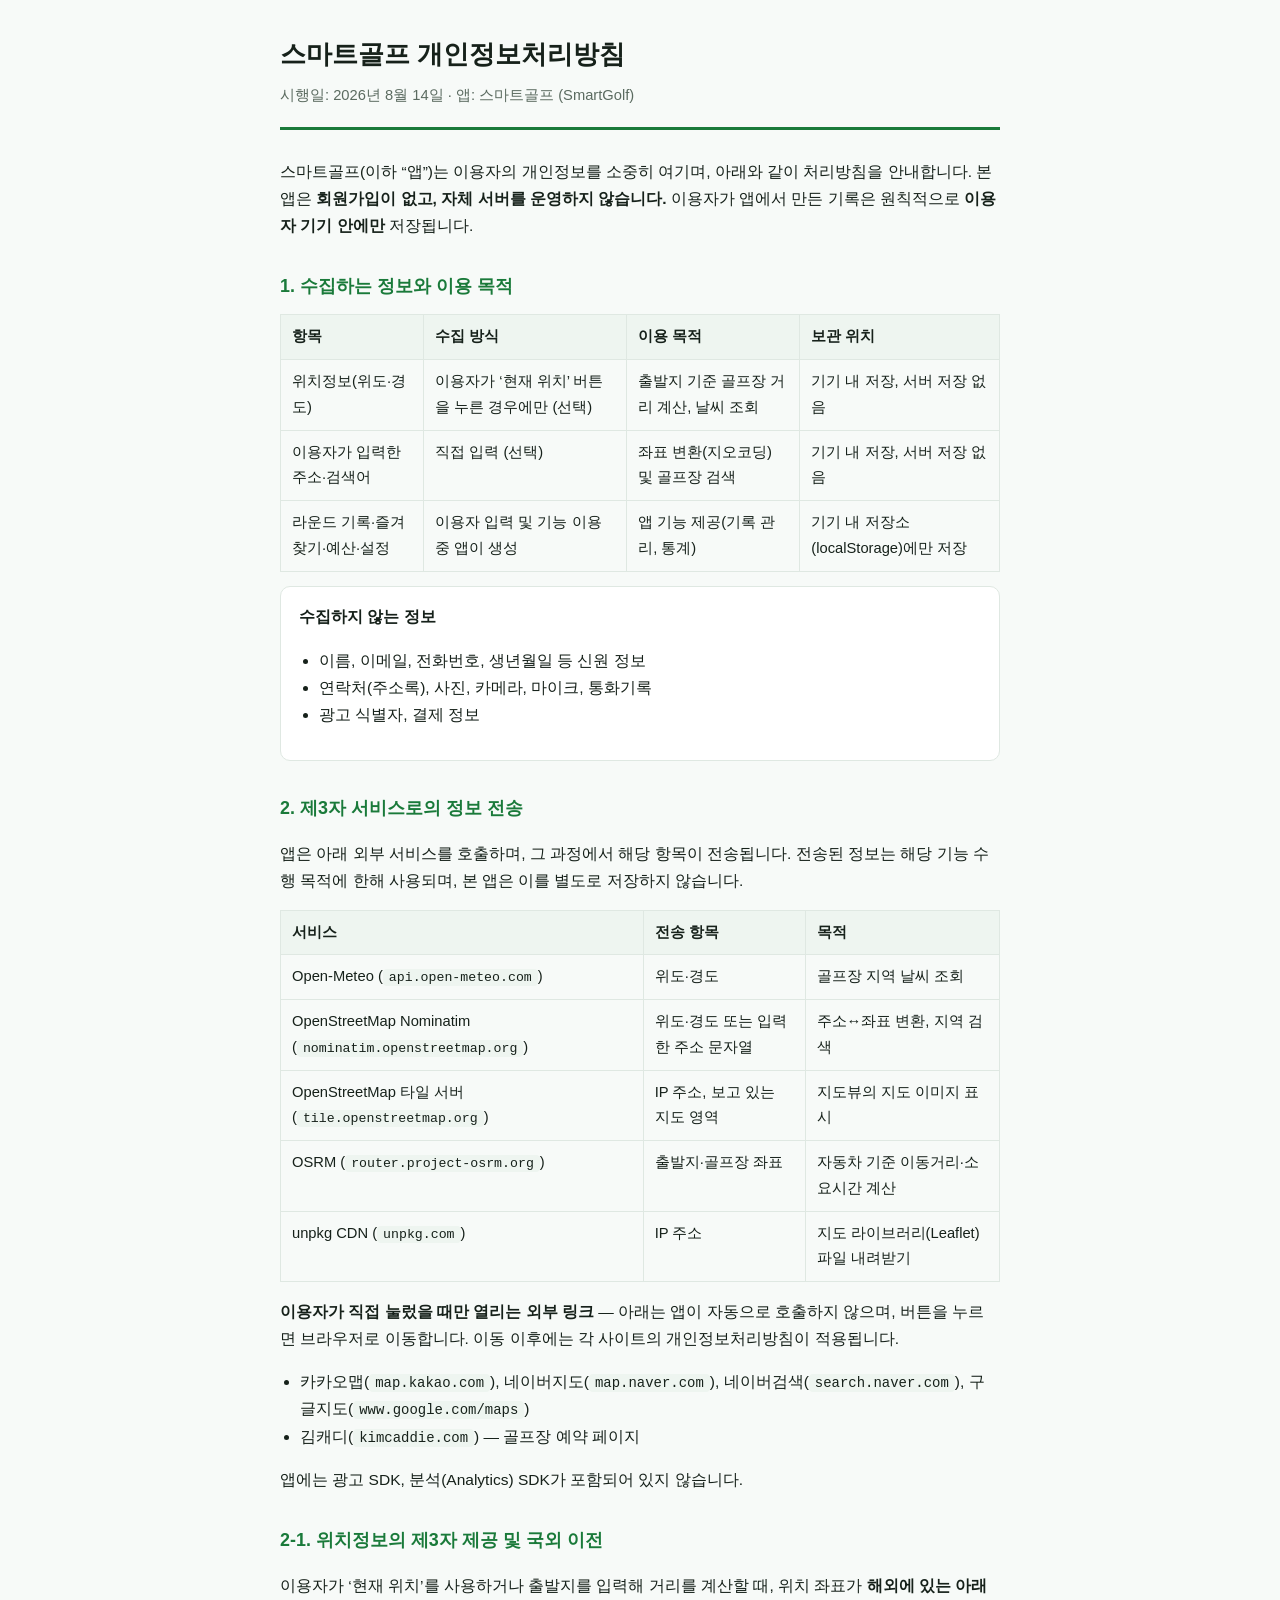
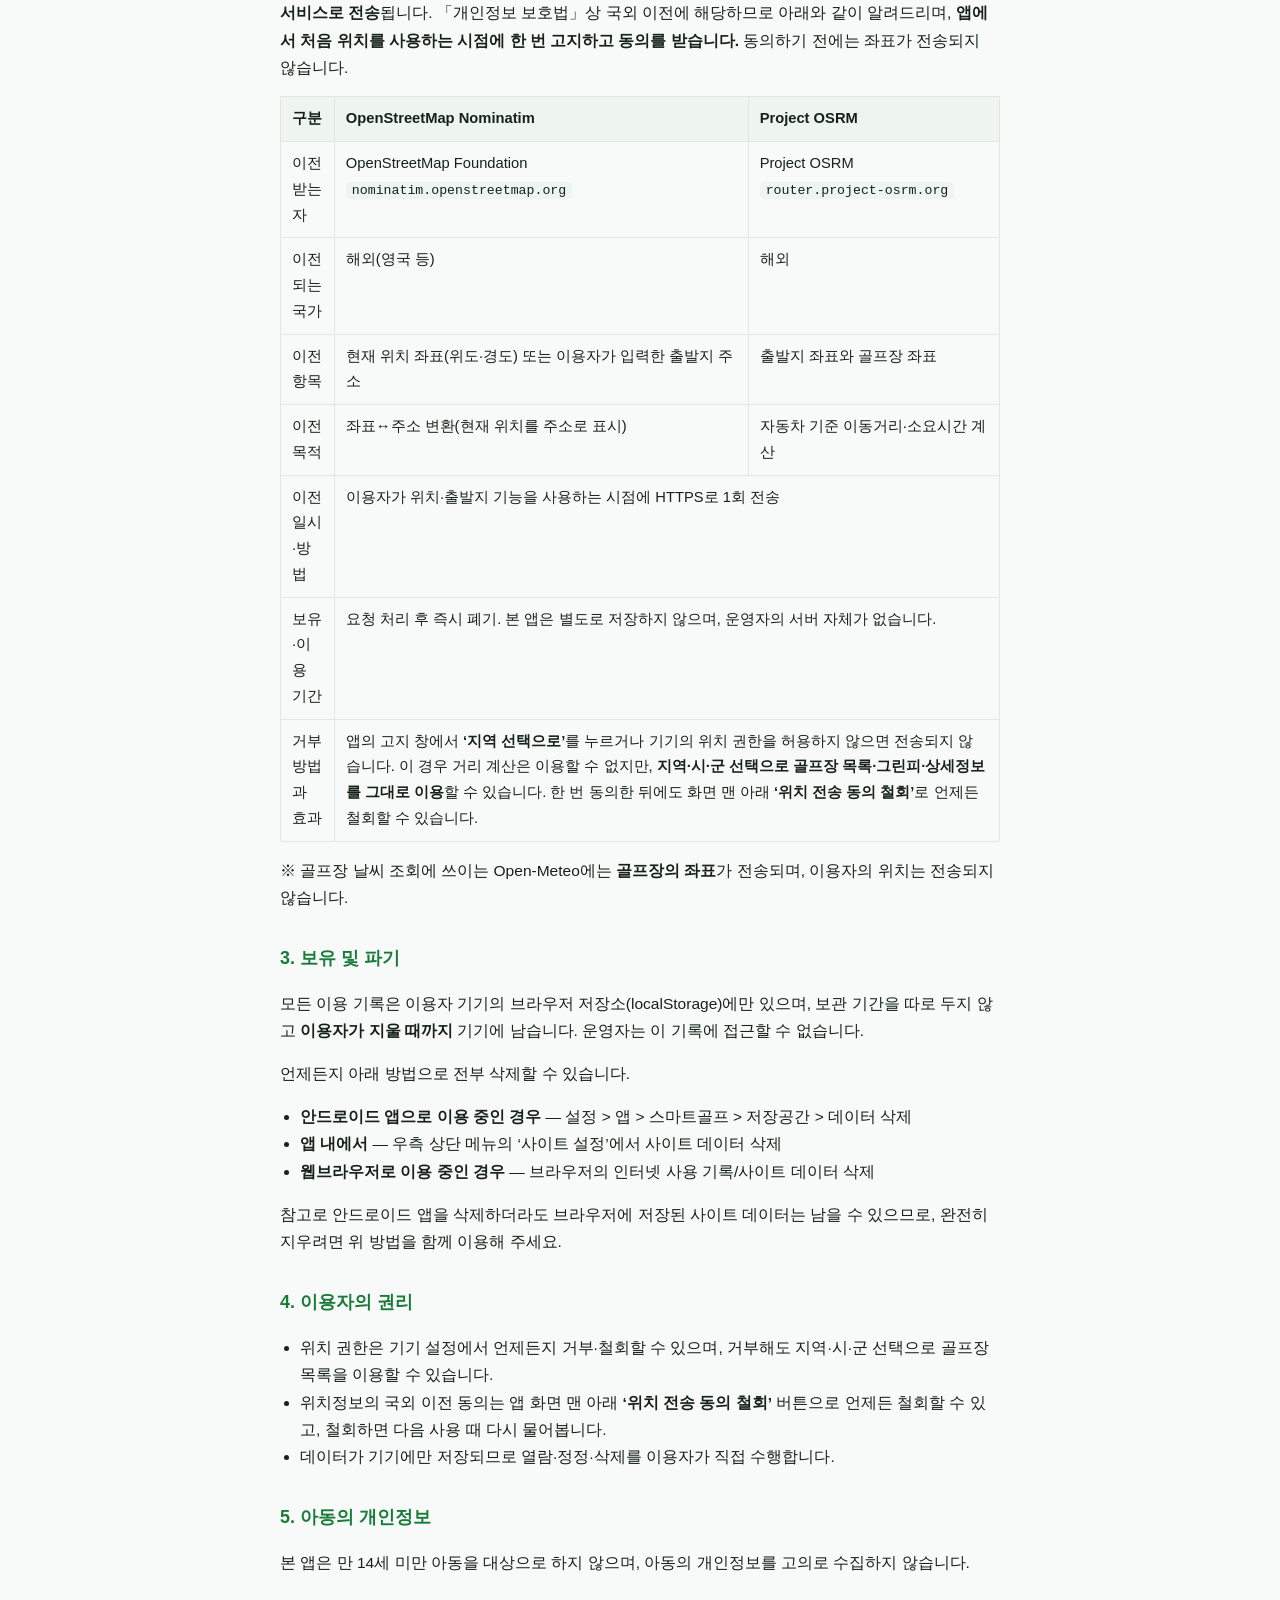
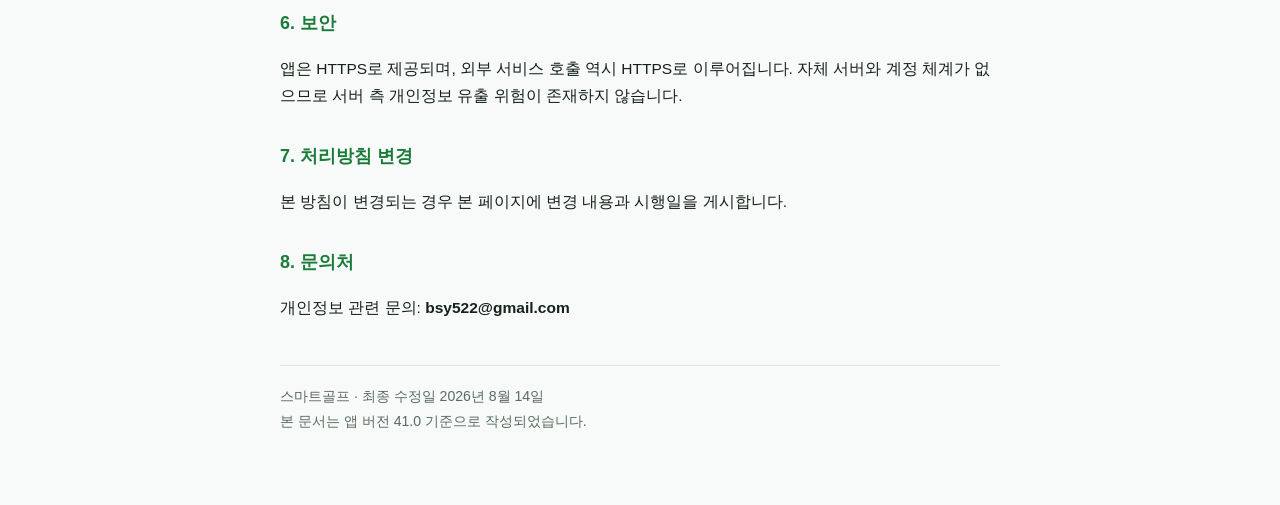
<file: privacy.html>
<!DOCTYPE html>
<html lang="ko">
<head>
<meta charset="UTF-8">
<meta name="viewport" content="width=device-width, initial-scale=1">
<title>스마트골프 개인정보처리방침</title>
<style>
  :root { --ink:#16211a; --muted:#5b6b60; --line:#dfe8e2; --brand:#1a7a3a; --bg:#f7faf8; }
  * { box-sizing:border-box; }
  body { margin:0; background:var(--bg); color:var(--ink);
         font-family:"Malgun Gothic","맑은 고딕",-apple-system,BlinkMacSystemFont,"Segoe UI",sans-serif;
         line-height:1.75; }
  .wrap { max-width:760px; margin:0 auto; padding:32px 20px 72px; }
  header { border-bottom:3px solid var(--brand); padding-bottom:18px; margin-bottom:28px; }
  h1 { font-size:1.6rem; margin:0 0 6px; }
  .sub { color:var(--muted); font-size:.92rem; }
  h2 { font-size:1.12rem; margin:32px 0 10px; color:var(--brand); }
  p, li { font-size:.97rem; }
  ul { padding-left:20px; }
  table { width:100%; border-collapse:collapse; margin:12px 0; font-size:.92rem; }
  th, td { border:1px solid var(--line); padding:9px 11px; text-align:left; vertical-align:top; }
  th { background:#eef5f0; font-weight:700; }
  .box { background:#fff; border:1px solid var(--line); border-radius:10px; padding:16px 18px; margin:14px 0; }
  code { background:#eef5f0; padding:1px 6px; border-radius:4px; font-size:.9em; }
  footer { margin-top:44px; padding-top:18px; border-top:1px solid var(--line);
           color:var(--muted); font-size:.88rem; }
  @media (max-width:520px){ table, thead, tbody, th, td, tr { display:block; }
    thead { display:none; } td { border-top:none; } tr { margin-bottom:12px; border:1px solid var(--line); border-radius:8px; overflow:hidden; }
    td::before { content:attr(data-l); display:block; font-weight:700; color:var(--brand); font-size:.82rem; } }
</style>
</head>
<body>
<div class="wrap">

<header>
  <h1>스마트골프 개인정보처리방침</h1>
  <div class="sub">시행일: 2026년 8월 14일 · 앱: 스마트골프 (SmartGolf)</div>
</header>

<p>스마트골프(이하 &ldquo;앱&rdquo;)는 이용자의 개인정보를 소중히 여기며, 아래와 같이 처리방침을 안내합니다.
본 앱은 <strong>회원가입이 없고, 자체 서버를 운영하지 않습니다.</strong>
이용자가 앱에서 만든 기록은 원칙적으로 <strong>이용자 기기 안에만</strong> 저장됩니다.</p>

<h2>1. 수집하는 정보와 이용 목적</h2>
<table>
  <thead><tr><th>항목</th><th>수집 방식</th><th>이용 목적</th><th>보관 위치</th></tr></thead>
  <tbody>
    <tr>
      <td data-l="항목">위치정보(위도·경도)</td>
      <td data-l="수집 방식">이용자가 &lsquo;현재 위치&rsquo; 버튼을 누른 경우에만 (선택)</td>
      <td data-l="이용 목적">출발지 기준 골프장 거리 계산, 날씨 조회</td>
      <td data-l="보관 위치">기기 내 저장, 서버 저장 없음</td>
    </tr>
    <tr>
      <td data-l="항목">이용자가 입력한 주소·검색어</td>
      <td data-l="수집 방식">직접 입력 (선택)</td>
      <td data-l="이용 목적">좌표 변환(지오코딩) 및 골프장 검색</td>
      <td data-l="보관 위치">기기 내 저장, 서버 저장 없음</td>
    </tr>
    <tr>
      <td data-l="항목">라운드 기록·즐겨찾기·예산·설정</td>
      <td data-l="수집 방식">이용자 입력 및 기능 이용 중 앱이 생성</td>
      <td data-l="이용 목적">앱 기능 제공(기록 관리, 통계)</td>
      <td data-l="보관 위치">기기 내 저장소(localStorage)에만 저장</td>
    </tr>
  </tbody>
</table>

<div class="box">
  <strong>수집하지 않는 정보</strong>
  <ul>
    <li>이름, 이메일, 전화번호, 생년월일 등 신원 정보</li>
    <li>연락처(주소록), 사진, 카메라, 마이크, 통화기록</li>
    <li>광고 식별자, 결제 정보</li>
  </ul>
</div>

<h2>2. 제3자 서비스로의 정보 전송</h2>
<p>앱은 아래 외부 서비스를 호출하며, 그 과정에서 해당 항목이 전송됩니다.
전송된 정보는 해당 기능 수행 목적에 한해 사용되며, 본 앱은 이를 별도로 저장하지 않습니다.</p>
<table>
  <thead><tr><th>서비스</th><th>전송 항목</th><th>목적</th></tr></thead>
  <tbody>
    <tr><td data-l="서비스">Open-Meteo (<code>api.open-meteo.com</code>)</td>
        <td data-l="전송 항목">위도·경도</td>
        <td data-l="목적">골프장 지역 날씨 조회</td></tr>
    <tr><td data-l="서비스">OpenStreetMap Nominatim (<code>nominatim.openstreetmap.org</code>)</td>
        <td data-l="전송 항목">위도·경도 또는 입력한 주소 문자열</td>
        <td data-l="목적">주소↔좌표 변환, 지역 검색</td></tr>
    <tr><td data-l="서비스">OpenStreetMap 타일 서버 (<code>tile.openstreetmap.org</code>)</td>
        <td data-l="전송 항목">IP 주소, 보고 있는 지도 영역</td>
        <td data-l="목적">지도뷰의 지도 이미지 표시</td></tr>
    <tr><td data-l="서비스">OSRM (<code>router.project-osrm.org</code>)</td>
        <td data-l="전송 항목">출발지·골프장 좌표</td>
        <td data-l="목적">자동차 기준 이동거리·소요시간 계산</td></tr>
    <tr><td data-l="서비스">unpkg CDN (<code>unpkg.com</code>)</td>
        <td data-l="전송 항목">IP 주소</td>
        <td data-l="목적">지도 라이브러리(Leaflet) 파일 내려받기</td></tr>
  </tbody>
</table>

<p><strong>이용자가 직접 눌렀을 때만 열리는 외부 링크</strong> — 아래는 앱이 자동으로 호출하지 않으며,
버튼을 누르면 브라우저로 이동합니다. 이동 이후에는 각 사이트의 개인정보처리방침이 적용됩니다.</p>
<ul>
  <li>카카오맵(<code>map.kakao.com</code>), 네이버지도(<code>map.naver.com</code>),
      네이버검색(<code>search.naver.com</code>), 구글지도(<code>www.google.com/maps</code>)</li>
  <li>김캐디(<code>kimcaddie.com</code>) — 골프장 예약 페이지</li>
</ul>

<p>앱에는 광고 SDK, 분석(Analytics) SDK가 포함되어 있지 않습니다.</p>


<h2>2-1. 위치정보의 제3자 제공 및 국외 이전</h2>
<p>이용자가 &lsquo;현재 위치&rsquo;를 사용하거나 출발지를 입력해 거리를 계산할 때,
위치 좌표가 <strong>해외에 있는 아래 서비스로 전송</strong>됩니다.
「개인정보 보호법」상 국외 이전에 해당하므로 아래와 같이 알려드리며,
<strong>앱에서 처음 위치를 사용하는 시점에 한 번 고지하고 동의를 받습니다.</strong>
동의하기 전에는 좌표가 전송되지 않습니다.</p>
<table>
  <thead><tr><th>구분</th><th>OpenStreetMap Nominatim</th><th>Project OSRM</th></tr></thead>
  <tbody>
    <tr><td data-l="구분">이전받는 자</td>
        <td data-l="Nominatim">OpenStreetMap Foundation<br><code>nominatim.openstreetmap.org</code></td>
        <td data-l="OSRM">Project OSRM<br><code>router.project-osrm.org</code></td></tr>
    <tr><td data-l="구분">이전되는 국가</td>
        <td data-l="Nominatim">해외(영국 등)</td>
        <td data-l="OSRM">해외</td></tr>
    <tr><td data-l="구분">이전 항목</td>
        <td data-l="Nominatim">현재 위치 좌표(위도·경도) 또는 이용자가 입력한 출발지 주소</td>
        <td data-l="OSRM">출발지 좌표와 골프장 좌표</td></tr>
    <tr><td data-l="구분">이전 목적</td>
        <td data-l="Nominatim">좌표↔주소 변환(현재 위치를 주소로 표시)</td>
        <td data-l="OSRM">자동차 기준 이동거리·소요시간 계산</td></tr>
    <tr><td data-l="구분">이전 일시·방법</td>
        <td data-l="Nominatim" colspan="2">이용자가 위치·출발지 기능을 사용하는 시점에 HTTPS로 1회 전송</td></tr>
    <tr><td data-l="구분">보유·이용 기간</td>
        <td data-l="Nominatim" colspan="2">요청 처리 후 즉시 폐기. 본 앱은 별도로 저장하지 않으며, 운영자의 서버 자체가 없습니다.</td></tr>
    <tr><td data-l="구분">거부 방법과 효과</td>
        <td data-l="Nominatim" colspan="2">
          앱의 고지 창에서 <strong>&lsquo;지역 선택으로&rsquo;</strong>를 누르거나 기기의 위치 권한을 허용하지 않으면 전송되지 않습니다.
          이 경우 거리 계산은 이용할 수 없지만, <strong>지역·시·군 선택으로 골프장 목록·그린피·상세정보를 그대로 이용</strong>할 수 있습니다.
          한 번 동의한 뒤에도 화면 맨 아래 <strong>&lsquo;위치 전송 동의 철회&rsquo;</strong>로 언제든 철회할 수 있습니다.
        </td></tr>
  </tbody>
</table>
<p>※ 골프장 날씨 조회에 쓰이는 Open-Meteo에는 <strong>골프장의 좌표</strong>가 전송되며,
이용자의 위치는 전송되지 않습니다.</p>

<h2>3. 보유 및 파기</h2>
<p>모든 이용 기록은 이용자 기기의 브라우저 저장소(localStorage)에만 있으며,
보관 기간을 따로 두지 않고 <strong>이용자가 지울 때까지</strong> 기기에 남습니다.
운영자는 이 기록에 접근할 수 없습니다.</p>
<p>언제든지 아래 방법으로 전부 삭제할 수 있습니다.</p>
<ul>
  <li><strong>안드로이드 앱으로 이용 중인 경우</strong> — 설정 &gt; 앱 &gt; 스마트골프 &gt; 저장공간 &gt; 데이터 삭제</li>
  <li><strong>앱 내에서</strong> — 우측 상단 메뉴의 &lsquo;사이트 설정&rsquo;에서 사이트 데이터 삭제</li>
  <li><strong>웹브라우저로 이용 중인 경우</strong> — 브라우저의 인터넷 사용 기록/사이트 데이터 삭제</li>
</ul>
<p>참고로 안드로이드 앱을 삭제하더라도 브라우저에 저장된 사이트 데이터는 남을 수 있으므로,
완전히 지우려면 위 방법을 함께 이용해 주세요.</p>

<h2>4. 이용자의 권리</h2>
<ul>
  <li>위치 권한은 기기 설정에서 언제든지 거부·철회할 수 있으며, 거부해도 지역·시·군 선택으로 골프장 목록을 이용할 수 있습니다.</li>
  <li>위치정보의 국외 이전 동의는 앱 화면 맨 아래 <strong>&lsquo;위치 전송 동의 철회&rsquo;</strong> 버튼으로 언제든 철회할 수 있고, 철회하면 다음 사용 때 다시 물어봅니다.</li>
  <li>데이터가 기기에만 저장되므로 열람·정정·삭제를 이용자가 직접 수행합니다.</li>
</ul>

<h2>5. 아동의 개인정보</h2>
<p>본 앱은 만 14세 미만 아동을 대상으로 하지 않으며, 아동의 개인정보를 고의로 수집하지 않습니다.</p>

<h2>6. 보안</h2>
<p>앱은 HTTPS로 제공되며, 외부 서비스 호출 역시 HTTPS로 이루어집니다.
자체 서버와 계정 체계가 없으므로 서버 측 개인정보 유출 위험이 존재하지 않습니다.</p>

<h2>7. 처리방침 변경</h2>
<p>본 방침이 변경되는 경우 본 페이지에 변경 내용과 시행일을 게시합니다.</p>

<h2>8. 문의처</h2>
<p>개인정보 관련 문의: <strong>bsy522@gmail.com</strong></p>

<footer>
  스마트골프 · 최종 수정일 2026년 8월 14일<br>
  본 문서는 앱 버전 41.0 기준으로 작성되었습니다.
</footer>

</div>
</body>
</html>
</file>
